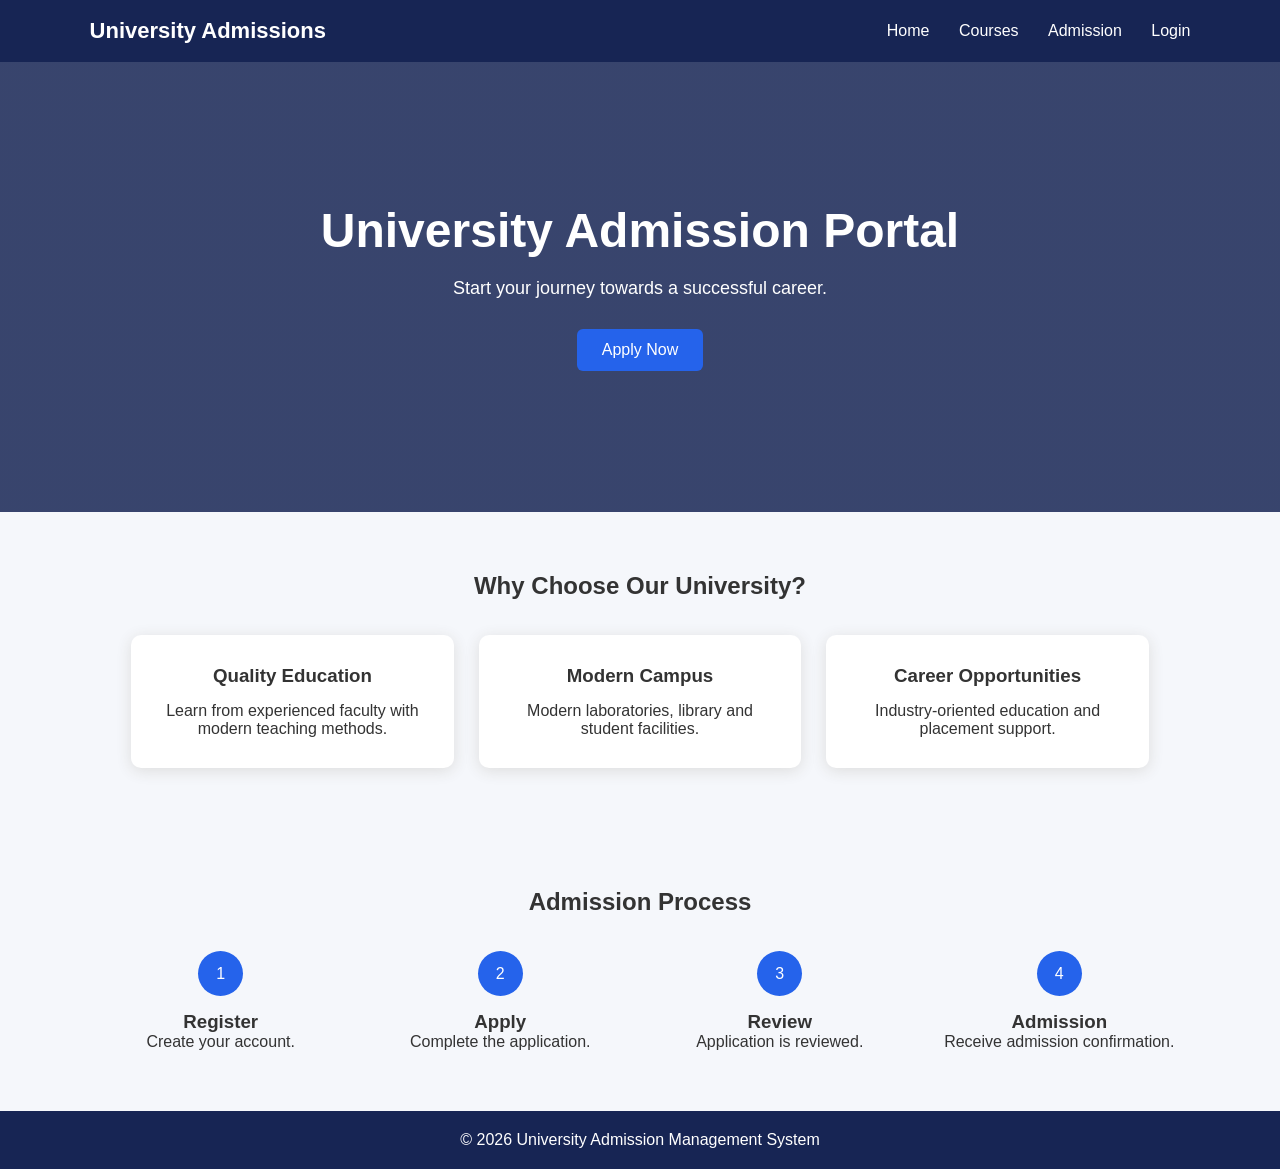
<file: index.html>
<!DOCTYPE html>
<html lang="en">
<head>
    <meta charset="UTF-8">
    <meta name="viewport"
          content="width=device-width, initial-scale=1.0">
    <title>University Admission Portal</title>
    <link rel="stylesheet"
          href="css/style.css">
</head>
<body>
<header>
    <div class="logo">
        University Admissions
    </div>
    <nav>
        <a href="index.html">Home</a>
        <a href="courses.html">Courses</a>
        <a href="admission.html">Admission</a>
        <a href="login.html">Login</a>
    </nav>
</header>
<section class="hero">
    <div class="hero-content">
        <h1>
            University Admission Portal
        </h1>
        <p>
            Start your journey towards a successful career.
        </p>
        <a href="admission.html"
           class="btn">
            Apply Now
        </a>
    </div>
</section>
<section class="about">
    <h2>Why Choose Our University?</h2>
    <div class="cards">
        <div class="card">
            <h3>Quality Education</h3>
            <p>
                Learn from experienced faculty
                with modern teaching methods.
            </p>
        </div>
        <div class="card">
            <h3>Modern Campus</h3>
            <p>
                Modern laboratories, library
                and student facilities.
            </p>
        </div>
        <div class="card">
            <h3>Career Opportunities</h3>
            <p>
                Industry-oriented education
                and placement support.
            </p>
        </div>
    </div>
</section>
<section class="process">
    <h2>Admission Process</h2>
    <div class="steps">
        <div>
            <span>1</span>
            <h3>Register</h3>
            <p>Create your account.</p>
        </div>
        <div>
            <span>2</span>
            <h3>Apply</h3>
            <p>Complete the application.</p>
        </div>
        <div>
            <span>3</span>
            <h3>Review</h3>
            <p>Application is reviewed.</p>
        </div>
        <div>
            <span>4</span>
            <h3>Admission</h3>
            <p>Receive admission confirmation.</p>
        </div>
    </div>
</section>
<footer>
    <p>
        © 2026 University Admission Management System
    </p>
</footer>
<script src="js/script.js"></script>
</body>
</html>
</file>
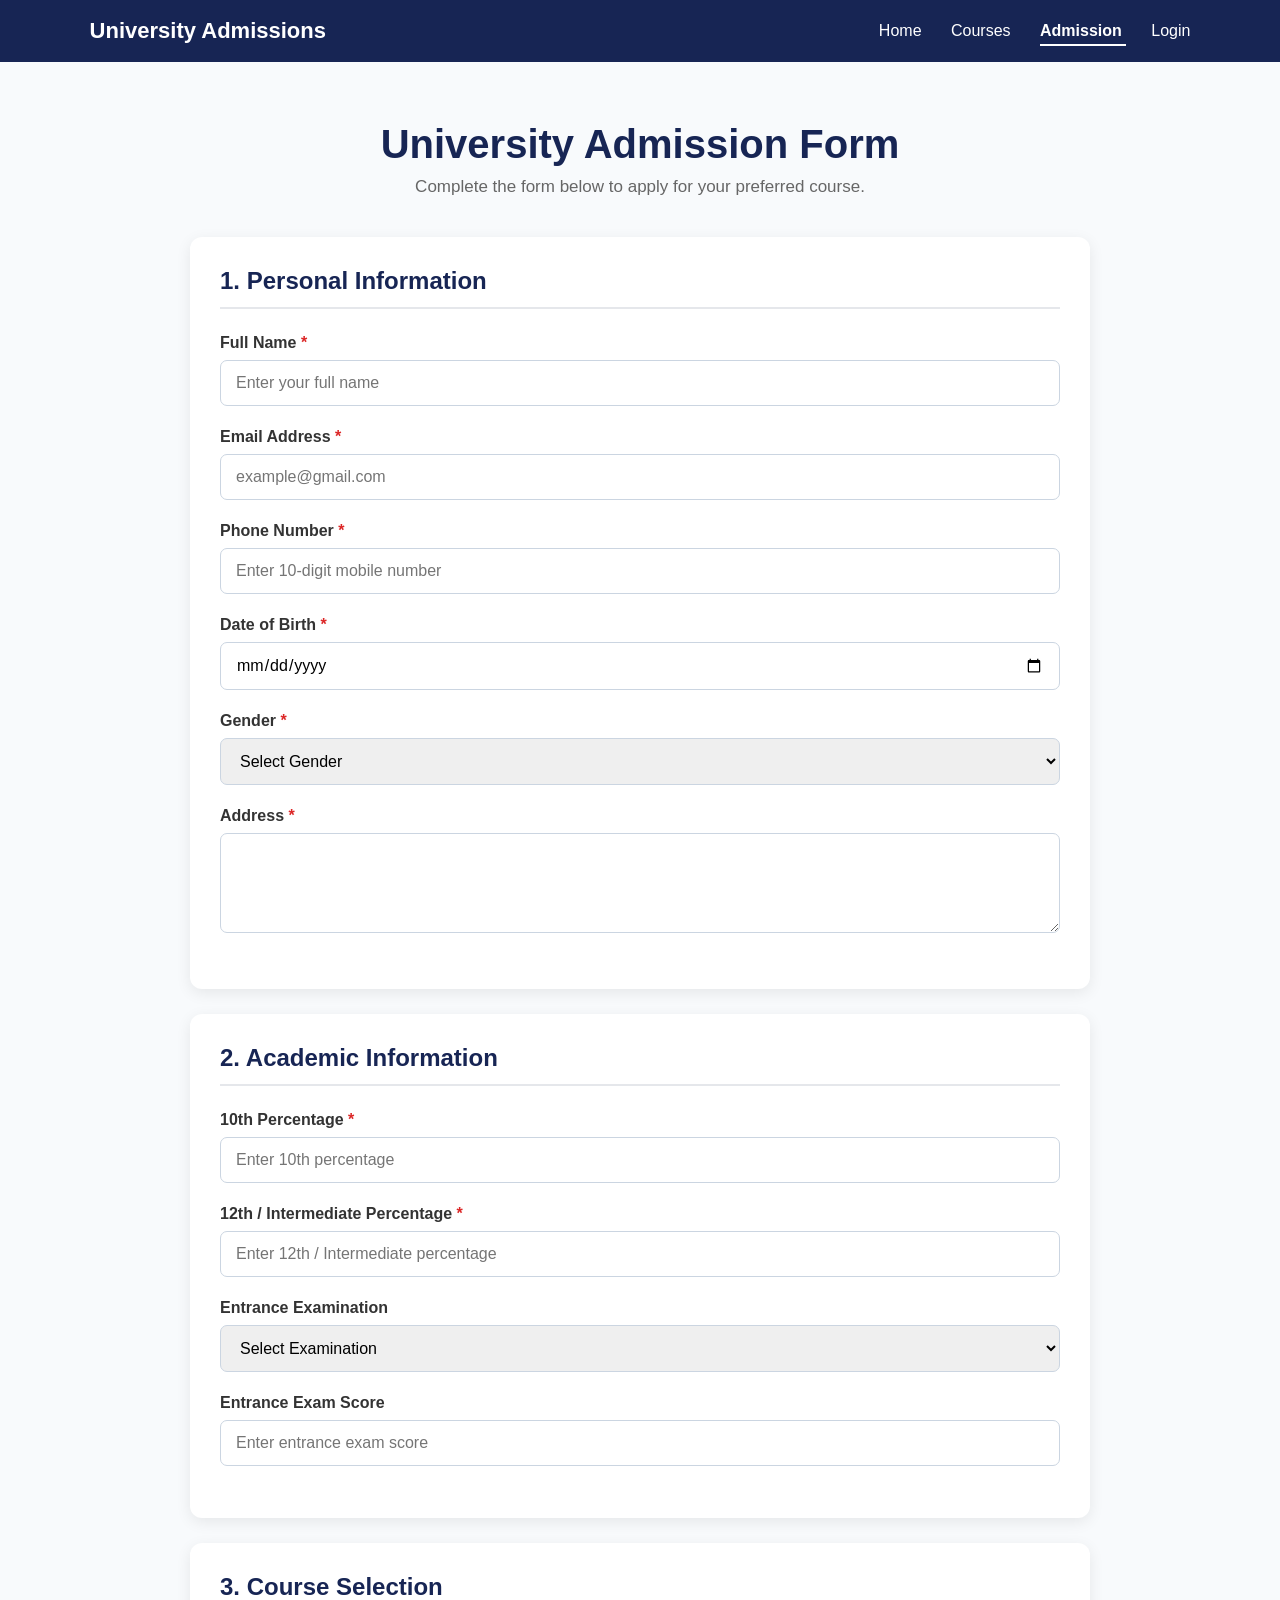
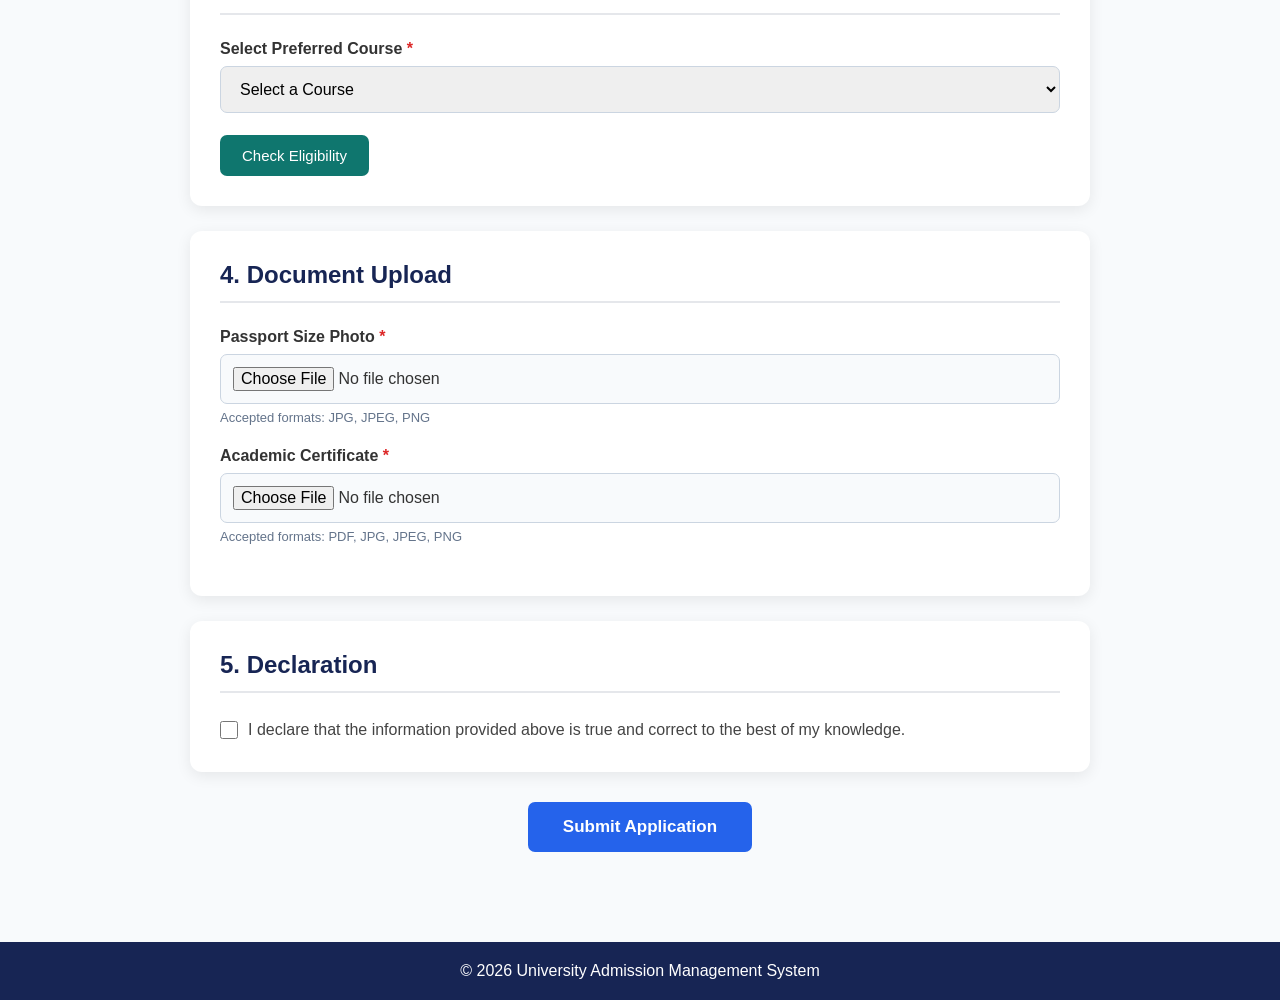
<file: admission.html>
<!DOCTYPE html>
<html lang="en">

<head>

    <!-- HTML5 -->
    <meta charset="UTF-8">

    <!-- Responsive design -->
    <meta name="viewport"
          content="width=device-width, initial-scale=1.0">

    <!-- Page title -->
    <title>Admission Form | University Admissions</title>

    <!-- Connect CSS -->
    <link rel="stylesheet"
          href="css/style.css">

</head>


<body>


<!-- ==================================================
     HEADER
================================================== -->

<header>

    <!-- University name -->

    <div class="logo">
        University Admissions
    </div>


    <!-- Navigation -->

    <nav>

        <a href="index.html">
            Home
        </a>


        <a href="courses.html">
            Courses
        </a>


        <a href="admission.html"
           class="active">

            Admission

        </a>


        <a href="login.html">
            Login
        </a>

    </nav>

</header>



<!-- ==================================================
     ADMISSION PAGE
================================================== -->

<section class="admission-section">


    <!-- Page heading -->

    <div class="admission-heading">

        <h1>
            University Admission Form
        </h1>

        <p>
            Complete the form below to apply
            for your preferred course.
        </p>

    </div>



    <!-- ==================================================
         ADMISSION FORM
    ================================================== -->

    <form id="admissionForm">


        <!-- ==================================================
             SECTION 1 - PERSONAL INFORMATION
        ================================================== -->

        <div class="form-section">


            <h2>
                1. Personal Information
            </h2>


            <!-- Full Name -->

            <div class="form-group">

                <label for="fullName">
                    Full Name
                    <span>*</span>
                </label>

                <input
                    type="text"
                    id="fullName"
                    name="fullName"
                    placeholder="Enter your full name"
                    required
                >

                <small id="nameError"
                       class="error-message">
                </small>

            </div>



            <!-- Email -->

            <div class="form-group">

                <label for="email">
                    Email Address
                    <span>*</span>
                </label>

                <input
                    type="email"
                    id="email"
                    name="email"
                    placeholder="example@gmail.com"
                    required
                >

                <small id="emailError"
                       class="error-message">
                </small>

            </div>



            <!-- Phone -->

            <div class="form-group">

                <label for="phone">
                    Phone Number
                    <span>*</span>
                </label>

                <input
                    type="tel"
                    id="phone"
                    name="phone"
                    placeholder="Enter 10-digit mobile number"
                    maxlength="10"
                    required
                >

                <small id="phoneError"
                       class="error-message">
                </small>

            </div>



            <!-- Date of Birth -->

            <div class="form-group">

                <label for="dob">
                    Date of Birth
                    <span>*</span>
                </label>

                <input
                    type="date"
                    id="dob"
                    name="dob"
                    required
                >

            </div>



            <!-- Gender -->

            <div class="form-group">

                <label for="gender">
                    Gender
                    <span>*</span>
                </label>

                <select
                    id="gender"
                    name="gender"
                    required>

                    <option value="">
                        Select Gender
                    </option>

                    <option value="Male">
                        Male
                    </option>

                    <option value="Female">
                        Female
                    </option>

                    <option value="Other">
                        Other
                    </option>

                </select>

            </div>



            <!-- Address -->

            <div class="form-group">

                <label for="address">
                    Address
                    <span>*</span>
                </label>

                <textarea
                    id="address"
                    name="address"
                    rows="4"
                    placeholder="Enter your complete address"
                    required>
                </textarea>

            </div>

        </div>



        <!-- ==================================================
             SECTION 2 - ACADEMIC INFORMATION
        ================================================== -->

        <div class="form-section">


            <h2>
                2. Academic Information
            </h2>


            <!-- 10th Percentage -->

            <div class="form-group">

                <label for="tenthPercentage">

                    10th Percentage
                    <span>*</span>

                </label>

                <input
                    type="number"
                    id="tenthPercentage"
                    name="tenthPercentage"
                    placeholder="Enter 10th percentage"
                    min="0"
                    max="100"
                    step="0.01"
                    required
                >

            </div>



            <!-- 12th Percentage -->

            <div class="form-group">

                <label for="twelfthPercentage">

                    12th / Intermediate Percentage
                    <span>*</span>

                </label>

                <input
                    type="number"
                    id="twelfthPercentage"
                    name="twelfthPercentage"
                    placeholder="Enter 12th / Intermediate percentage"
                    min="0"
                    max="100"
                    step="0.01"
                    required
                >

            </div>



            <!-- Entrance Exam -->

            <div class="form-group">

                <label for="entranceExam">

                    Entrance Examination

                </label>

                <select
                    id="entranceExam"
                    name="entranceExam">

                    <option value="">
                        Select Examination
                    </option>

                    <option value="EAMCET">
                        EAMCET
                    </option>

                    <option value="JEE">
                        JEE
                    </option>

                    <option value="NEET">
                        NEET
                    </option>

                    <option value="Other">
                        Other
                    </option>

                    <option value="None">
                        None
                    </option>

                </select>

            </div>



            <!-- Entrance Score -->

            <div class="form-group">

                <label for="entranceScore">

                    Entrance Exam Score

                </label>

                <input
                    type="number"
                    id="entranceScore"
                    name="entranceScore"
                    placeholder="Enter entrance exam score"
                    min="0"
                    step="0.01"
                >

            </div>

        </div>



        <!-- ==================================================
             SECTION 3 - COURSE SELECTION
        ================================================== -->

        <div class="form-section">


            <h2>
                3. Course Selection
            </h2>


            <div class="form-group">

                <label for="course">

                    Select Preferred Course
                    <span>*</span>

                </label>


                <select
                    id="course"
                    name="course"
                    required>

                    <option value="">
                        Select a Course
                    </option>


                    <option
                        value="B.Tech Computer Science"
                        data-eligibility="60">

                        B.Tech Computer Science

                    </option>


                    <option
                        value="B.Tech Electronics"
                        data-eligibility="55">

                        B.Tech Electronics

                    </option>


                    <option
                        value="Bachelor of Computer Applications"
                        data-eligibility="50">

                        Bachelor of Computer Applications

                    </option>


                    <option
                        value="Bachelor of Business Administration"
                        data-eligibility="50">

                        Bachelor of Business Administration

                    </option>


                    <option
                        value="B.Sc Biotechnology"
                        data-eligibility="50">

                        B.Sc Biotechnology

                    </option>


                    <option
                        value="B.Tech Civil Engineering"
                        data-eligibility="55">

                        B.Tech Civil Engineering

                    </option>

                </select>

            </div>



            <!-- Eligibility button -->

            <button
                type="button"
                id="checkEligibility"
                class="secondary-btn">

                Check Eligibility

            </button>



            <!-- Eligibility result -->

            <div id="eligibilityResult"
                 class="eligibility-result">

            </div>

        </div>



        <!-- ==================================================
             SECTION 4 - DOCUMENT UPLOAD
        ================================================== -->

        <div class="form-section">


            <h2>
                4. Document Upload
            </h2>


            <!-- Photograph -->

            <div class="form-group">

                <label for="photo">

                    Passport Size Photo
                    <span>*</span>

                </label>

                <input
                    type="file"
                    id="photo"
                    name="photo"
                    accept="image/*"
                    required
                >

                <small>
                    Accepted formats: JPG, JPEG, PNG
                </small>

            </div>



            <!-- Certificate -->

            <div class="form-group">

                <label for="certificate">

                    Academic Certificate
                    <span>*</span>

                </label>

                <input
                    type="file"
                    id="certificate"
                    name="certificate"
                    accept=".pdf,.jpg,.jpeg,.png"
                    required
                >

                <small>
                    Accepted formats: PDF, JPG, JPEG, PNG
                </small>

            </div>

        </div>



        <!-- ==================================================
             SECTION 5 - DECLARATION
        ================================================== -->

        <div class="form-section">


            <h2>
                5. Declaration
            </h2>


            <div class="declaration">

                <input
                    type="checkbox"
                    id="declaration"
                    name="declaration"
                    required
                >


                <label for="declaration">

                    I declare that the information
                    provided above is true and correct
                    to the best of my knowledge.

                </label>

            </div>

        </div>



        <!-- ==================================================
             FORM BUTTON
        ================================================== -->

        <div class="submit-container">

            <button
                type="submit"
                class="submit-btn">

                Submit Application

            </button>

        </div>



        <!-- ==================================================
             SUCCESS MESSAGE
        ================================================== -->

        <div id="successMessage"
             class="success-message">

        </div>


    </form>

</section>



<!-- ==================================================
     FOOTER
================================================== -->

<footer>

    <p>
        © 2026 University Admission Management System
    </p>

</footer>



<!-- ==================================================
     JAVASCRIPT
================================================== -->

<script src="js/script.js"></script>


</body>

</html>
</file>
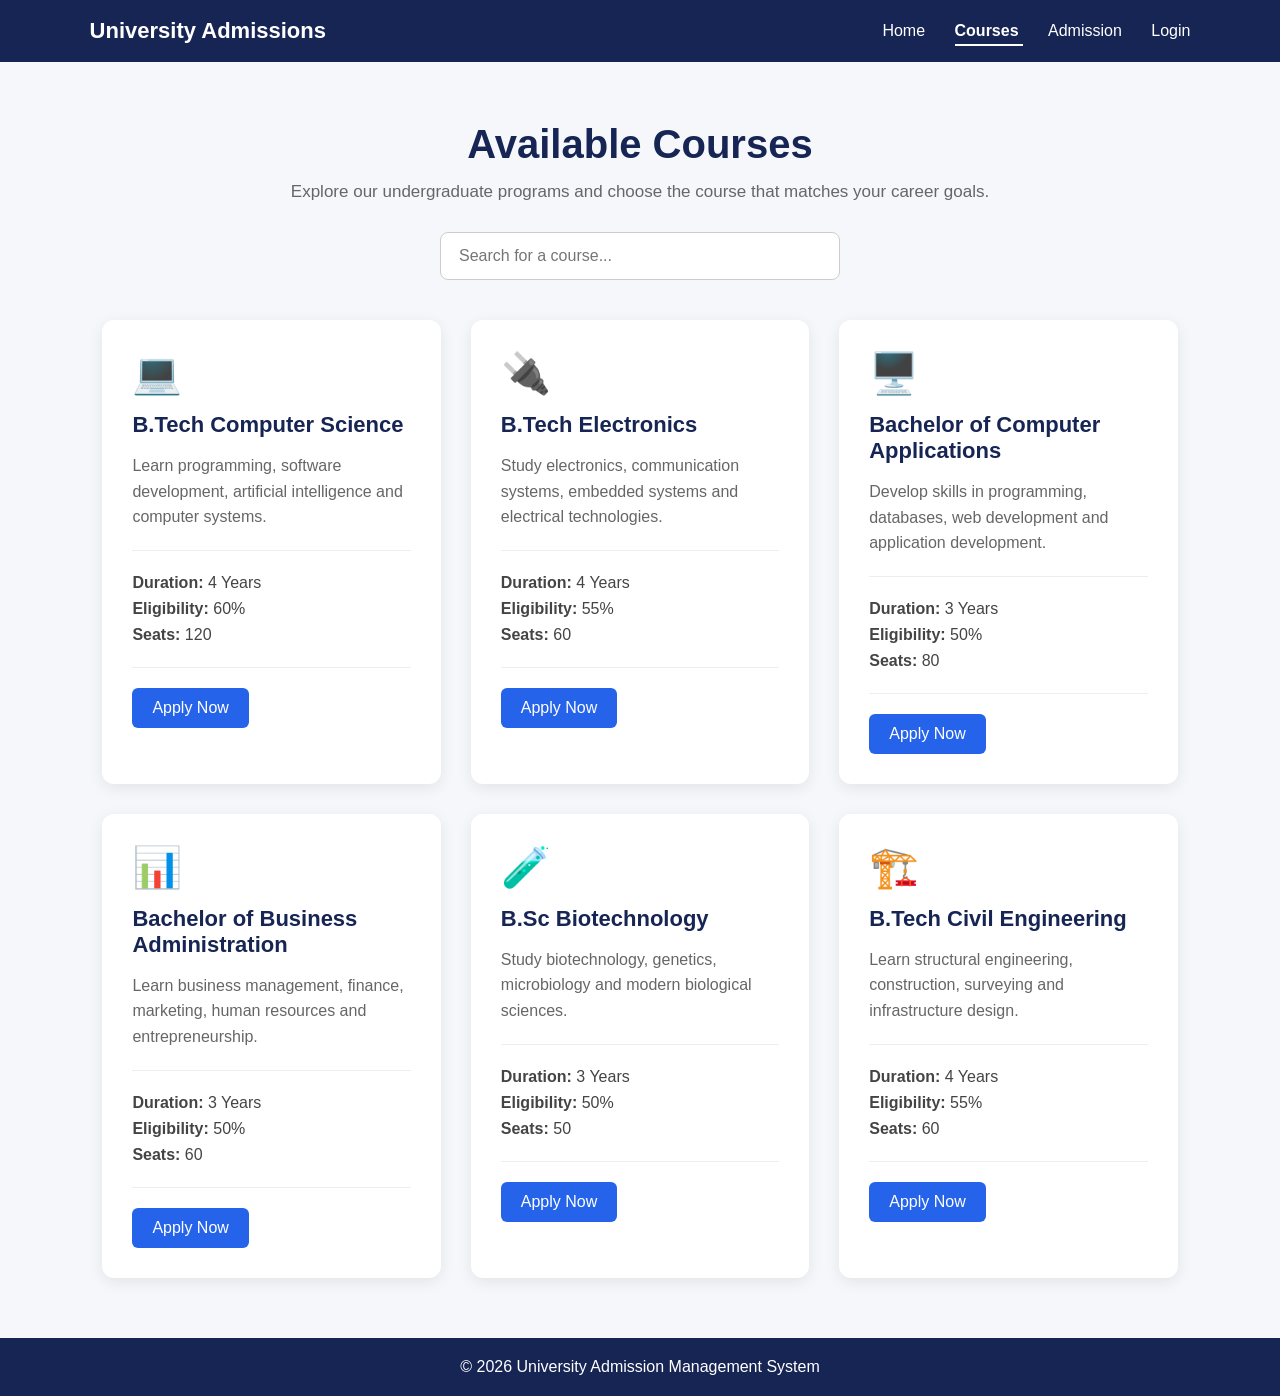
<file: courses.html>
<!DOCTYPE html>
<html lang="en">

<head>

    <meta charset="UTF-8">

    <meta name="viewport"
          content="width=device-width, initial-scale=1.0">

    <title>Courses | University Admission Portal</title>

    <link rel="stylesheet"
          href="css/style.css">

</head>


<body>


<!-- ================= HEADER ================= -->

<header>

    <div class="logo">
        University Admissions
    </div>


    <nav>

        <a href="index.html">
            Home
        </a>

        <a href="courses.html"
           class="active">
            Courses
        </a>

        <a href="admission.html">
            Admission
        </a>

        <a href="login.html">
            Login
        </a>

    </nav>

</header>



<!-- ================= COURSES ================= -->

<section class="course-section">

    <h1>
        Available Courses
    </h1>


    <p class="course-intro">

        Explore our undergraduate programs
        and choose the course that matches
        your career goals.

    </p>



    <!-- ================= SEARCH ================= -->

    <div class="search-container">

        <input
            type="text"
            id="courseSearch"
            placeholder="Search for a course..."
        >

    </div>



    <!-- ================= COURSE CARDS ================= -->

    <div class="course-container"
         id="courseContainer">


        <!-- COURSE 1 -->

        <div class="course-card"
             data-course="b.tech computer science">

            <div class="course-icon">
                💻
            </div>

            <h2>
                B.Tech Computer Science
            </h2>

            <p>
                Learn programming, software development,
                artificial intelligence and computer systems.
            </p>

            <div class="course-details">

                <p>
                    <strong>Duration:</strong>
                    4 Years
                </p>

                <p>
                    <strong>Eligibility:</strong>
                    60%
                </p>

                <p>
                    <strong>Seats:</strong>
                    120
                </p>

            </div>

            <a href="admission.html"
               class="btn">

                Apply Now

            </a>

        </div>



        <!-- COURSE 2 -->

        <div class="course-card"
             data-course="b.tech electronics">

            <div class="course-icon">
                🔌
            </div>

            <h2>
                B.Tech Electronics
            </h2>

            <p>
                Study electronics, communication systems,
                embedded systems and electrical technologies.
            </p>

            <div class="course-details">

                <p>
                    <strong>Duration:</strong>
                    4 Years
                </p>

                <p>
                    <strong>Eligibility:</strong>
                    55%
                </p>

                <p>
                    <strong>Seats:</strong>
                    60
                </p>

            </div>

            <a href="admission.html"
               class="btn">

                Apply Now

            </a>

        </div>



        <!-- COURSE 3 -->

        <div class="course-card"
             data-course="bca bachelor of computer applications">

            <div class="course-icon">
                🖥️
            </div>

            <h2>
                Bachelor of Computer Applications
            </h2>

            <p>
                Develop skills in programming, databases,
                web development and application development.
            </p>

            <div class="course-details">

                <p>
                    <strong>Duration:</strong>
                    3 Years
                </p>

                <p>
                    <strong>Eligibility:</strong>
                    50%
                </p>

                <p>
                    <strong>Seats:</strong>
                    80
                </p>

            </div>

            <a href="admission.html"
               class="btn">

                Apply Now

            </a>

        </div>



        <!-- COURSE 4 -->

        <div class="course-card"
             data-course="bba bachelor of business administration">

            <div class="course-icon">
                📊
            </div>

            <h2>
                Bachelor of Business Administration
            </h2>

            <p>
                Learn business management, finance,
                marketing, human resources and entrepreneurship.
            </p>

            <div class="course-details">

                <p>
                    <strong>Duration:</strong>
                    3 Years
                </p>

                <p>
                    <strong>Eligibility:</strong>
                    50%
                </p>

                <p>
                    <strong>Seats:</strong>
                    60
                </p>

            </div>

            <a href="admission.html"
               class="btn">

                Apply Now

            </a>

        </div>



        <!-- COURSE 5 -->

        <div class="course-card"
             data-course="b.sc biotechnology">

            <div class="course-icon">
                🧪
            </div>

            <h2>
                B.Sc Biotechnology
            </h2>

            <p>
                Study biotechnology, genetics,
                microbiology and modern biological sciences.
            </p>

            <div class="course-details">

                <p>
                    <strong>Duration:</strong>
                    3 Years
                </p>

                <p>
                    <strong>Eligibility:</strong>
                    50%
                </p>

                <p>
                    <strong>Seats:</strong>
                    50
                </p>

            </div>

            <a href="admission.html"
               class="btn">

                Apply Now

            </a>

        </div>



        <!-- COURSE 6 -->

        <div class="course-card"
             data-course="b.tech civil engineering">

            <div class="course-icon">
                🏗️
            </div>

            <h2>
                B.Tech Civil Engineering
            </h2>

            <p>
                Learn structural engineering,
                construction, surveying and
                infrastructure design.
            </p>

            <div class="course-details">

                <p>
                    <strong>Duration:</strong>
                    4 Years
                </p>

                <p>
                    <strong>Eligibility:</strong>
                    55%
                </p>

                <p>
                    <strong>Seats:</strong>
                    60
                </p>

            </div>

            <a href="admission.html"
               class="btn">

                Apply Now

            </a>

        </div>


    </div>



    <!-- NO RESULTS -->

    <p id="noResults"
       class="no-results">

        No courses found.

    </p>


</section>



<!-- ================= FOOTER ================= -->

<footer>

    <p>
        © 2026 University Admission Management System
    </p>

</footer>



<!-- JavaScript -->

<script src="js/script.js"></script>


</body>

</html>
</file>
<file: css/style.css>
* {
    margin: 0;
    padding: 0;
    box-sizing: border-box;
}
body {
    font-family: Arial, sans-serif;
    background: #f5f7fb;
    color: #333;
}
/* HEADER */
header {
    background: #172554;
    color: white;
    padding: 18px 7%;
    display: flex;
    justify-content: space-between;
    align-items: center;
}
.logo {
    font-size: 22px;
    font-weight: bold;
}
nav a {
    color: white;
    text-decoration: none;
    margin-left: 25px;
}
nav a:hover {
    text-decoration: underline;
}
/* HERO */
.hero {
    height: 450px;
    background:
        linear-gradient(
            rgba(23, 37, 84, 0.85),
            rgba(23, 37, 84, 0.85)
        );
    display: flex;
    justify-content: center;
    align-items: center;
    text-align: center;
    color: white;
}
.hero-content h1 {
    font-size: 48px;
    margin-bottom: 20px;
}
.hero-content p {
    font-size: 18px;
    margin-bottom: 30px;
}
/* BUTTON */
.btn {
    display: inline-block;
    background: #2563eb;
    color: white;
    padding: 12px 25px;
    border-radius: 6px;
    text-decoration: none;
}
.btn:hover {
    background: #1d4ed8;
}
/* ABOUT */
.about {
    padding: 60px 8%;
    text-align: center;
}
.about h2 {
    margin-bottom: 35px;
}
.cards {
    display: flex;
    gap: 25px;
    justify-content: center;
}
.card {
    background: white;
    padding: 30px;
    width: 30%;
    border-radius: 10px;
    box-shadow: 0 3px 15px #ddd;
}
.card h3 {
    margin-bottom: 15px;
}
/* ADMISSION PROCESS */
.process {
    padding: 60px 8%;
    text-align: center;
}
.process h2 {
    margin-bottom: 35px;
}
.steps {
    display: flex;
    justify-content: space-between;
}
.steps div {
    width: 22%;
}
.steps span {
    background: #2563eb;
    color: white;
    width: 45px;
    height: 45px;
    display: inline-flex;
    justify-content: center;
    align-items: center;
    border-radius: 50%;
    margin-bottom: 15px;
}
/* FOOTER */
footer {
    background: #172554;
    color: white;
    text-align: center;
    padding: 20px;
}
/* MOBILE */
@media (max-width: 768px) {
    header {
        flex-direction: column;
        gap: 15px;
    }
    nav a {
        margin: 8px;
    }
    .hero-content h1 {
        font-size: 32px;
    }
    .cards {
        flex-direction: column;
    }
    .card {
        width: 100%;
    }
    .steps {
        flex-direction: column;
        gap: 30px;
    }
    .steps div {
        width: 100%;
    }
}
/* =========================================
   COURSES PAGE
========================================= */
/* Main course section */
.course-section {
    padding: 60px 8%;
    text-align: center;
    min-height: 700px;
}
/* Main heading */
.course-section h1 {
    font-size: 40px;
    color: #172554;
    margin-bottom: 15px;
}
/* Introduction text */
.course-intro {
    color: #666;
    font-size: 17px;
    margin-bottom: 30px;
}
/* Search box container */
.search-container {
    margin-bottom: 40px;
}
/* Search input */
#courseSearch {
    width: 400px;
    max-width: 90%;
    padding: 14px 18px;
    border: 1px solid #ccc;
    border-radius: 8px;
    font-size: 16px;
    outline: none;
    transition: 0.3s;
}
/* Search box when clicked */
#courseSearch:focus {
    border-color: #2563eb;
    box-shadow: 0 0 5px
                rgba(37, 99, 235, 0.3);
}
/* Course container */
.course-container {
    display: grid;
    grid-template-columns:
        repeat(3, 1fr);
    gap: 30px;
}
/* Individual course card */
.course-card {
    background: white;
    padding: 30px;
    border-radius: 12px;
    box-shadow:
        0 4px 15px rgba(0, 0, 0, 0.08);
    text-align: left;
    transition:
        transform 0.3s ease,
        box-shadow 0.3s ease;
}
/* Course card hover effect */
.course-card:hover {
    transform: translateY(-8px);
    box-shadow:
        0 8px 25px rgba(0, 0, 0, 0.15);
}
/* Course icon */
.course-icon {
    font-size: 40px;
    margin-bottom: 15px;
}
/* Course title */
.course-card h2 {
    color: #172554;
    font-size: 22px;
    margin-bottom: 15px;
}
/* Course description */
.course-card > p {
    color: #666;
    line-height: 1.6;
    margin-bottom: 20px;
}
/* Course information */
.course-details {
    border-top: 1px solid #eee;
    border-bottom: 1px solid #eee;
    padding: 15px 0;
    margin-bottom: 20px;
}
/* Course detail paragraph */
.course-details p {
    margin: 8px 0;
    color: #444;
}
/* Apply button */
.course-card .btn {
    display: inline-block;
    background: #2563eb;
    color: white;
    padding: 11px 20px;
    border-radius: 6px;
    text-decoration: none;
    transition: 0.3s;
}
/* Apply button hover */
.course-card .btn:hover {
    background: #1d4ed8;
}
/* No results message */
.no-results {
    display: none;
    color: #dc2626;
    font-size: 18px;
    margin-top: 30px;
}
/* Active navigation link */
nav a.active {
    font-weight: bold;
    border-bottom: 2px solid white;
    padding-bottom: 5px;
}
/* =========================================
   RESPONSIVE DESIGN
========================================= */
/* Tablet */
@media (max-width: 1000px) {
    .course-container {
        grid-template-columns:
            repeat(2, 1fr);
    }
}
/* Mobile */
@media (max-width: 650px) {
    .course-section {
        padding: 40px 5%;
    }
    .course-section h1 {
        font-size: 30px;
    }
    .course-container {
        grid-template-columns: 1fr;
    }
    #courseSearch {
        width: 100%;
    }
}
/* =========================================
   ADMISSION PAGE
========================================= */


/* Main admission section */

.admission-section {

    padding: 60px 8%;

    background-color: #f8fafc;

    min-height: 800px;

}


/* Admission heading */

.admission-heading {

    text-align: center;

    margin-bottom: 40px;

}


.admission-heading h1 {

    font-size: 40px;

    color: #172554;

    margin-bottom: 10px;

}


.admission-heading p {

    color: #666;

    font-size: 17px;

}



/* =========================================
   ADMISSION FORM
========================================= */

#admissionForm {

    max-width: 900px;

    margin: 0 auto;

}



/* Individual form section */

.form-section {

    background-color: white;

    padding: 30px;

    margin-bottom: 25px;

    border-radius: 12px;

    box-shadow:
        0 4px 15px
        rgba(0, 0, 0, 0.08);

}



/* Section heading */

.form-section h2 {

    color: #172554;

    font-size: 24px;

    margin-bottom: 25px;

    border-bottom: 2px solid #e5e7eb;

    padding-bottom: 12px;

}



/* =========================================
   FORM GROUP
========================================= */

.form-group {

    margin-bottom: 22px;

}



/* Labels */

.form-group label {

    display: block;

    font-weight: bold;

    color: #333;

    margin-bottom: 8px;

}


/* Required star */

.form-group label span {

    color: #dc2626;

}



/* Inputs */

.form-group input,
.form-group select,
.form-group textarea {

    width: 100%;

    padding: 13px 15px;

    border: 1px solid #cbd5e1;

    border-radius: 7px;

    font-size: 16px;

    font-family: Arial, Helvetica, sans-serif;

    outline: none;

    transition: 0.3s;

}



/* Input focus */

.form-group input:focus,
.form-group select:focus,
.form-group textarea:focus {

    border-color: #2563eb;

    box-shadow:
        0 0 5px
        rgba(37, 99, 235, 0.2);

}



/* Textarea */

.form-group textarea {

    resize: vertical;

}



/* File input */

.form-group input[type="file"] {

    background-color: #f8fafc;

    padding: 12px;

}



/* Small help text */

.form-group small {

    display: block;

    color: #64748b;

    margin-top: 6px;

    font-size: 13px;

}



/* Error message */

.error-message {

    color: #dc2626;

    margin-top: 5px;

}



/* =========================================
   BUTTONS
========================================= */


/* Eligibility button */

.secondary-btn {

    background-color: #0f766e;

    color: white;

    border: none;

    padding: 12px 22px;

    border-radius: 7px;

    font-size: 15px;

    cursor: pointer;

    transition: 0.3s;

}


.secondary-btn:hover {

    background-color: #115e59;

}



/* Submit button */

.submit-btn {

    background-color: #2563eb;

    color: white;

    border: none;

    padding: 15px 35px;

    border-radius: 7px;

    font-size: 17px;

    font-weight: bold;

    cursor: pointer;

    transition: 0.3s;

}


.submit-btn:hover {

    background-color: #1d4ed8;

}



/* Submit container */

.submit-container {

    text-align: center;

    margin: 30px 0;

}



/* =========================================
   ELIGIBILITY RESULT
========================================= */

.eligibility-result {

    margin-top: 20px;

    padding: 15px;

    border-radius: 7px;

    font-weight: bold;

    display: none;

}



/* Eligible */

.eligibility-success {

    display: block;

    background-color: #dcfce7;

    color: #166534;

    border: 1px solid #86efac;

}



/* Not eligible */

.eligibility-failure {

    display: block;

    background-color: #fee2e2;

    color: #991b1b;

    border: 1px solid #fca5a5;

}



/* =========================================
   DECLARATION
========================================= */

.declaration {

    display: flex;

    align-items: flex-start;

    gap: 10px;

}


.declaration input {

    width: 18px;

    height: 18px;

    margin-top: 3px;

    cursor: pointer;

}


.declaration label {

    color: #444;

    line-height: 1.5;

    cursor: pointer;

}



/* =========================================
   SUCCESS MESSAGE
========================================= */

.success-message {

    display: none;

    background-color: #dcfce7;

    color: #166534;

    border: 1px solid #86efac;

    padding: 25px;

    border-radius: 10px;

    text-align: center;

    margin-top: 25px;

}


.success-message h3 {

    margin-bottom: 10px;

    color: #166534;

}


.success-message p {

    margin: 7px 0;

}



/* =========================================
   ADMISSION RESPONSIVE DESIGN
========================================= */

@media (max-width: 650px) {

    .admission-section {

        padding: 40px 5%;

    }


    .admission-heading h1 {

        font-size: 30px;

    }


    .form-section {

        padding: 20px;

    }


    .form-section h2 {

        font-size: 21px;

    }


    .submit-btn {

        width: 100%;

    }

}
</file>
